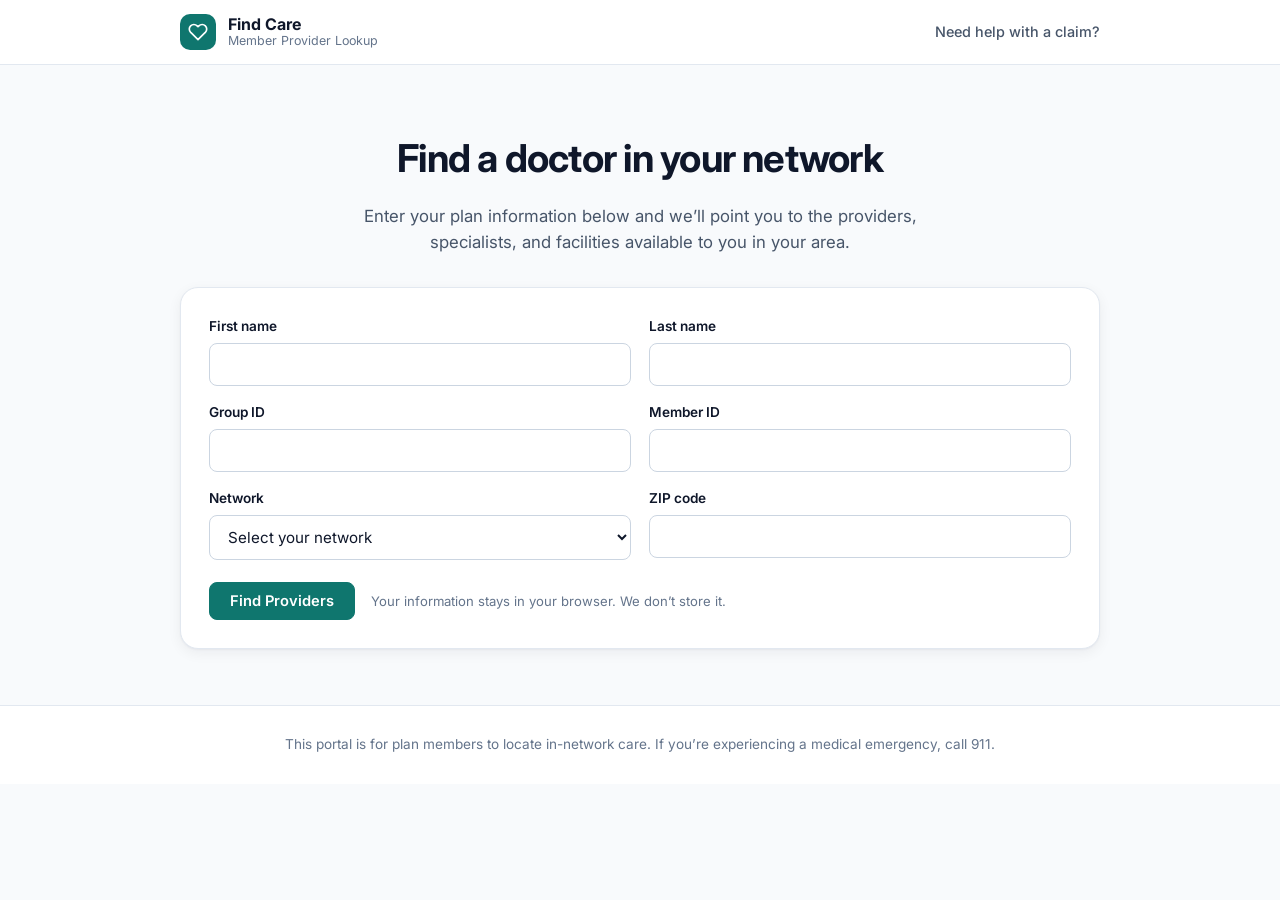
<file: index.html>
<!DOCTYPE html>
<html lang="en">
<head>
    <meta charset="UTF-8">
    <meta name="viewport" content="width=device-width, initial-scale=1.0">
    <title>Find Care | Member Provider Lookup</title>
    <meta name="description" content="Member provider lookup. Enter your plan information to find in-network doctors, specialists, and facilities in your area.">
    <meta name="robots" content="noindex, nofollow">

    <link rel="preconnect" href="https://fonts.googleapis.com">
    <link rel="preconnect" href="https://fonts.gstatic.com" crossorigin>
    <link href="https://fonts.googleapis.com/css2?family=Inter:wght@400;500;600;700&display=swap" rel="stylesheet">
    <link rel="stylesheet" href="find-care.css">
</head>
<body>

    <header class="fc-header">
        <div class="fc-container fc-header-inner">
            <div class="fc-brand">
                <div class="fc-brand-mark" aria-hidden="true">
                    <svg viewBox="0 0 24 24" fill="none" stroke="currentColor" stroke-width="2" stroke-linecap="round" stroke-linejoin="round">
                        <path d="M20.84 4.61a5.5 5.5 0 0 0-7.78 0L12 5.67l-1.06-1.06a5.5 5.5 0 0 0-7.78 7.78l1.06 1.06L12 21.23l7.78-7.78 1.06-1.06a5.5 5.5 0 0 0 0-7.78z"/>
                    </svg>
                </div>
                <div class="fc-brand-text">
                    <span class="fc-brand-name">Find Care</span>
                    <span class="fc-brand-sub">Member Provider Lookup</span>
                </div>
            </div>
            <a href="#rbp-issue" class="fc-header-link">Need help with a claim?</a>
        </div>
    </header>

    <main>
        <!-- Lookup intro + form -->
        <section class="fc-section fc-hero" id="lookup">
            <div class="fc-container">
                <div class="fc-hero-inner">
                    <h1>Find a doctor in your network</h1>
                    <p class="fc-hero-sub">Enter your plan information below and we&rsquo;ll point you to the providers, specialists, and facilities available to you in your area.</p>

                    <form id="lookup-form" class="fc-card fc-form" novalidate>
                        <div class="fc-form-grid">
                            <div class="fc-field">
                                <label for="firstName">First name</label>
                                <input type="text" id="firstName" name="firstName" autocomplete="given-name" required>
                            </div>
                            <div class="fc-field">
                                <label for="lastName">Last name</label>
                                <input type="text" id="lastName" name="lastName" autocomplete="family-name" required>
                            </div>
                            <div class="fc-field">
                                <label for="groupId">Group ID</label>
                                <input type="text" id="groupId" name="groupId" autocomplete="off" required>
                            </div>
                            <div class="fc-field">
                                <label for="memberId">Member ID</label>
                                <input type="text" id="memberId" name="memberId" autocomplete="off" required>
                            </div>
                            <div class="fc-field">
                                <label for="network">Network</label>
                                <select id="network" name="network" required>
                                    <option value="" disabled selected>Select your network</option>
                                    <option value="firsthealth">FirstHealth</option>
                                    <option value="healthsmart">HealthSmart</option>
                                    <option value="magnacare">MagnaCare</option>
                                    <option value="everpoint">Everpoint</option>
                                    <option value="prime">Prime</option>
                                    <option value="other">Other (type below)</option>
                                </select>
                            </div>
                            <div class="fc-field" id="otherNetworkField" hidden>
                                <label for="networkOther">Network name</label>
                                <input type="text" id="networkOther" name="networkOther" placeholder="Enter your network">
                            </div>
                            <div class="fc-field">
                                <label for="zip">ZIP code</label>
                                <input type="text" id="zip" name="zip" inputmode="numeric" pattern="\d{5}" maxlength="5" autocomplete="postal-code" required>
                            </div>
                        </div>
                        <div class="fc-form-actions">
                            <button type="submit" class="fc-btn fc-btn-primary">Find Providers</button>
                            <p class="fc-form-note">Your information stays in your browser. We don&rsquo;t store it.</p>
                        </div>
                    </form>
                </div>
            </div>
        </section>

        <!-- Results -->
        <section class="fc-section fc-results" id="results" hidden>
            <div class="fc-container">
                <div class="fc-results-head">
                    <h2>Your provider search</h2>
                    <button type="button" class="fc-link" id="editInfoBtn">Edit information</button>
                </div>

                <div class="fc-card fc-summary">
                    <div class="fc-summary-grid">
                        <div><span>Member</span><strong id="sumName">&mdash;</strong></div>
                        <div><span>Network</span><strong id="sumNetwork">&mdash;</strong></div>
                        <div><span>Group / Member ID</span><strong id="sumIds">&mdash;</strong></div>
                        <div>
                            <span>ZIP</span>
                            <strong>
                                <span id="sumZip">&mdash;</span>
                                <button type="button" class="fc-copy" id="copyZip" title="Copy ZIP">Copy</button>
                            </strong>
                        </div>
                    </div>
                </div>

                <div class="fc-card fc-directory">
                    <div class="fc-directory-head">
                        <h3 id="directoryHeading">Search providers</h3>
                        <p id="directoryNote">Open your network&rsquo;s official provider directory below. Most directories ask for your ZIP &mdash; tap <em>Copy</em> above and paste it in.</p>
                    </div>
                    <div class="fc-directory-actions">
                        <a id="primaryDirectoryLink" class="fc-btn fc-btn-primary fc-btn-lg" href="#" target="_blank" rel="noopener noreferrer">Open Directory</a>
                    </div>
                    <div class="fc-specialty-grid">
                        <button type="button" class="fc-specialty" data-specialty="primary care">
                            <svg viewBox="0 0 24 24" fill="none" stroke="currentColor" stroke-width="1.6" stroke-linecap="round" stroke-linejoin="round"><circle cx="12" cy="8" r="4"/><path d="M4 21v-1a6 6 0 0 1 6-6h4a6 6 0 0 1 6 6v1"/></svg>
                            <span>Primary Care</span>
                        </button>
                        <button type="button" class="fc-specialty" data-specialty="specialist">
                            <svg viewBox="0 0 24 24" fill="none" stroke="currentColor" stroke-width="1.6" stroke-linecap="round" stroke-linejoin="round"><path d="M9 2v6.5a3 3 0 0 1-6 0V6"/><path d="M15 2v6.5a3 3 0 0 0 6 0V6"/><path d="M12 22v-7a3 3 0 0 0-3-3"/></svg>
                            <span>Specialist</span>
                        </button>
                        <button type="button" class="fc-specialty" data-specialty="urgent care">
                            <svg viewBox="0 0 24 24" fill="none" stroke="currentColor" stroke-width="1.6" stroke-linecap="round" stroke-linejoin="round"><path d="M22 12h-4l-3 9L9 3l-3 9H2"/></svg>
                            <span>Urgent Care</span>
                        </button>
                        <button type="button" class="fc-specialty" data-specialty="hospital">
                            <svg viewBox="0 0 24 24" fill="none" stroke="currentColor" stroke-width="1.6" stroke-linecap="round" stroke-linejoin="round"><path d="M3 21V8l9-5 9 5v13"/><path d="M9 21V12h6v9"/><path d="M12 6v3M10.5 7.5h3"/></svg>
                            <span>Hospital</span>
                        </button>
                        <button type="button" class="fc-specialty" data-specialty="lab">
                            <svg viewBox="0 0 24 24" fill="none" stroke="currentColor" stroke-width="1.6" stroke-linecap="round" stroke-linejoin="round"><path d="M9 3v6l-5 9a2 2 0 0 0 1.7 3h12.6A2 2 0 0 0 20 18l-5-9V3"/><path d="M8 3h8"/></svg>
                            <span>Lab / Imaging</span>
                        </button>
                        <button type="button" class="fc-specialty" data-specialty="pharmacy">
                            <svg viewBox="0 0 24 24" fill="none" stroke="currentColor" stroke-width="1.6" stroke-linecap="round" stroke-linejoin="round"><rect x="3" y="3" width="18" height="18" rx="3"/><path d="M8 12h8M12 8v8"/></svg>
                            <span>Pharmacy</span>
                        </button>
                    </div>
                </div>

                <div class="fc-help-card" id="rbp-issue">
                    <div class="fc-help-icon" aria-hidden="true">
                        <svg viewBox="0 0 24 24" fill="none" stroke="currentColor" stroke-width="1.8" stroke-linecap="round" stroke-linejoin="round"><circle cx="12" cy="12" r="10"/><path d="M12 8v4M12 16h.01"/></svg>
                    </div>
                    <div class="fc-help-text">
                        <h3>Trouble finding a provider in your area?</h3>
                        <p>If your plan uses Reference-Based Pricing (RBP) or you can&rsquo;t find an in-network provider near you, tell us what you need and we&rsquo;ll help.</p>
                        <button type="button" class="fc-btn fc-btn-secondary" id="openIssueBtn">Get help</button>
                    </div>
                </div>
            </div>
        </section>

        <!-- RBP / issue submission -->
        <section class="fc-section fc-issue" id="issue" hidden>
            <div class="fc-container fc-container-narrow">
                <h2>Tell us what you need</h2>
                <p class="fc-issue-sub">Share the details below and attach any relevant documents (denial letter, EOB, doctor&rsquo;s referral, etc.). Someone will respond as soon as possible.</p>

                <form id="issue-form" class="fc-card fc-form" enctype="multipart/form-data" novalidate>
                    <div class="fc-form-grid">
                        <div class="fc-field">
                            <label for="issueName">Full name</label>
                            <input type="text" id="issueName" name="name" required>
                        </div>
                        <div class="fc-field">
                            <label for="issueEmail">Email</label>
                            <input type="email" id="issueEmail" name="email" required>
                        </div>
                        <div class="fc-field">
                            <label for="issuePhone">Phone</label>
                            <input type="tel" id="issuePhone" name="phone" autocomplete="tel">
                        </div>
                        <div class="fc-field">
                            <label for="issueMemberId">Member ID</label>
                            <input type="text" id="issueMemberId" name="memberId">
                        </div>
                        <div class="fc-field">
                            <label for="issueGroupId">Group ID</label>
                            <input type="text" id="issueGroupId" name="groupId">
                        </div>
                        <div class="fc-field">
                            <label for="issueNetwork">Network</label>
                            <input type="text" id="issueNetwork" name="network">
                        </div>
                        <div class="fc-field">
                            <label for="issueZip">ZIP code</label>
                            <input type="text" id="issueZip" name="zip" inputmode="numeric" pattern="\d{5}" maxlength="5">
                        </div>
                        <div class="fc-field">
                            <label for="issueType">Type of issue</label>
                            <select id="issueType" name="issueType" required>
                                <option value="" disabled selected>Select an option</option>
                                <option value="No in-network provider in my area">No in-network provider in my area</option>
                                <option value="RBP claim / balance bill">RBP claim / balance bill</option>
                                <option value="Provider refusing my plan">Provider refusing my plan</option>
                                <option value="Need a specialist referral">Need a specialist referral</option>
                                <option value="Other">Other</option>
                            </select>
                        </div>
                        <div class="fc-field fc-field-full">
                            <label for="issueMessage">Describe the issue</label>
                            <textarea id="issueMessage" name="message" rows="6" required></textarea>
                        </div>
                        <div class="fc-field fc-field-full">
                            <label for="issueAttachments">Attach files (optional)</label>
                            <input type="file" id="issueAttachments" name="attachments" multiple accept=".pdf,.png,.jpg,.jpeg,.heic,.doc,.docx,.txt">
                            <span class="fc-field-hint">PDFs, images, or documents. Up to a few MB total.</span>
                        </div>
                    </div>
                    <div class="fc-form-actions">
                        <button type="submit" class="fc-btn fc-btn-primary">Submit Request</button>
                        <button type="button" class="fc-btn fc-btn-ghost" id="cancelIssueBtn">Cancel</button>
                    </div>
                </form>
            </div>
        </section>
    </main>

    <footer class="fc-footer">
        <div class="fc-container">
            <p>This portal is for plan members to locate in-network care. If you&rsquo;re experiencing a medical emergency, call 911.</p>
        </div>
    </footer>

    <!-- Success modal -->
    <div class="fc-modal-overlay" id="successModal" hidden>
        <div class="fc-modal" role="dialog" aria-modal="true" aria-labelledby="successTitle">
            <div class="fc-modal-icon" aria-hidden="true">
                <svg viewBox="0 0 24 24" fill="none" stroke="currentColor" stroke-width="2" stroke-linecap="round" stroke-linejoin="round">
                    <path d="M22 11.08V12a10 10 0 1 1-5.93-9.14"/>
                    <path d="M22 4 12 14.01l-3-3"/>
                </svg>
            </div>
            <h3 id="successTitle">Request received</h3>
            <p>Your request has been sent. We&rsquo;ll follow up by email as soon as possible.</p>
            <button type="button" class="fc-btn fc-btn-primary" id="closeSuccessBtn">Got it</button>
        </div>
    </div>

    <script src="find-care.js"></script>
</body>
</html>
</file>
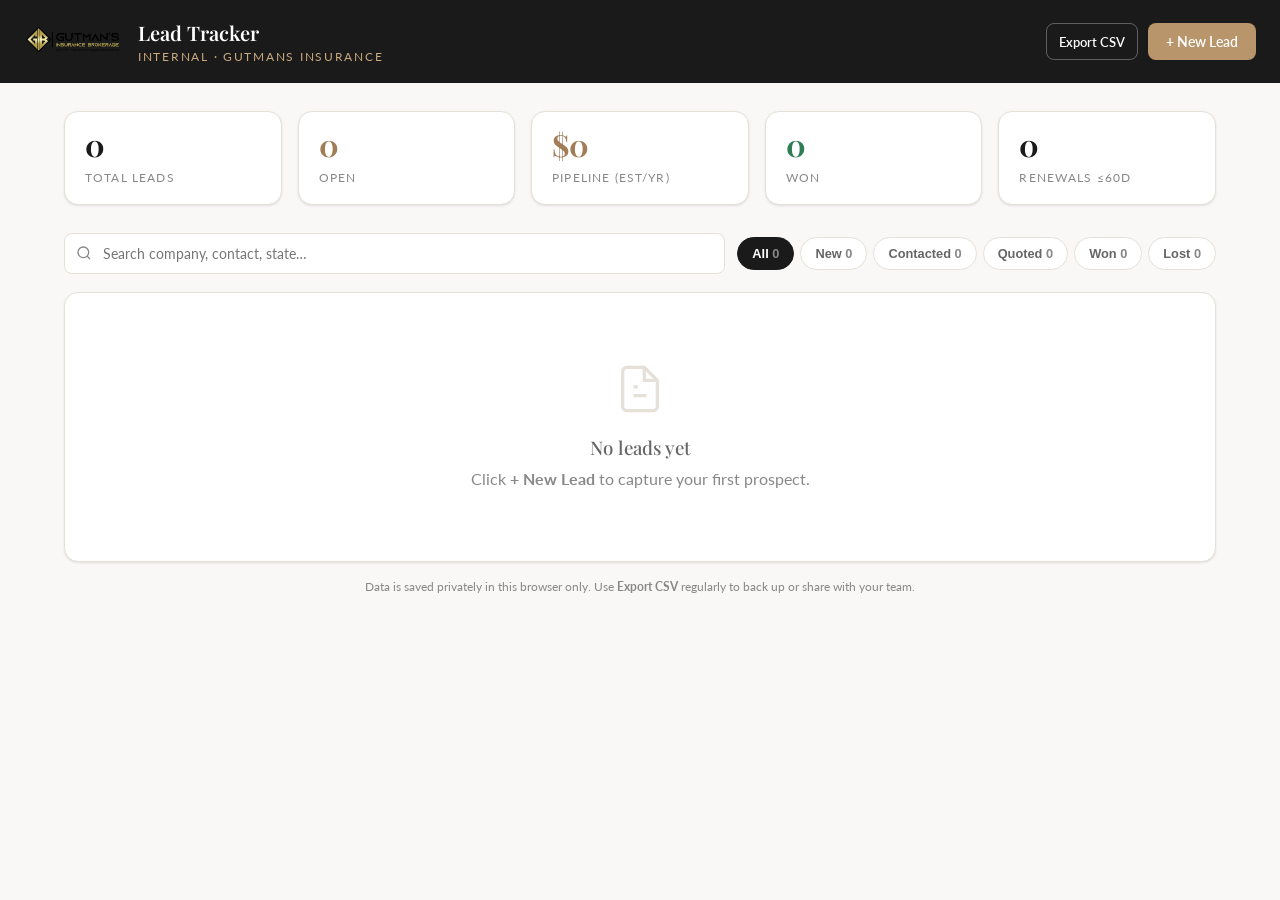
<file: leads.html>
<!DOCTYPE html>
<html lang="en">
<head>
<meta charset="UTF-8">
<meta name="viewport" content="width=device-width, initial-scale=1.0">
<meta name="robots" content="noindex, nofollow">
<title>Lead Tracker — Gutmans Insurance (Internal)</title>
<link rel="icon" type="image/png" href="logo.png">
<link rel="manifest" href="leads.webmanifest">
<link rel="apple-touch-icon" href="icon-192.png">
<meta name="theme-color" content="#1a1a1a">
<link rel="preconnect" href="https://fonts.googleapis.com">
<link rel="preconnect" href="https://fonts.gstatic.com" crossorigin>
<link href="https://fonts.googleapis.com/css2?family=Playfair+Display:wght@400;500;600;700&family=Lato:wght@300;400;500;600;700&display=swap" rel="stylesheet">
<style>
  :root{
    --gold:#b8956a; --gold-light:#c9a97e; --gold-dark:#a07d56; --gold-bg:rgba(184,149,106,0.08);
    --cream:#f9f8f6; --cream-dark:#f0ede8; --dark:#1a1a1a; --dark-2:#2a2a2a;
    --text:#1a1a1a; --text-light:#666; --text-muted:#888; --border:#e5e0d8; --white:#fff;
    --radius:14px; --radius-sm:8px; --shadow:0 1px 3px rgba(0,0,0,.08),0 1px 2px -1px rgba(0,0,0,.08);
    --shadow-hover:0 10px 25px rgba(0,0,0,.08),0 4px 10px rgba(0,0,0,.04);
    --green:#2f7d55; --green-bg:rgba(47,125,85,.1);
    --red:#b23b3b; --red-bg:rgba(178,59,59,.1);
    --blue:#3a6ea5; --blue-bg:rgba(58,110,165,.1);
    --amber:#b8862a; --amber-bg:rgba(184,134,42,.12);
  }
  *{box-sizing:border-box;margin:0;padding:0}
  body{font-family:'Lato',sans-serif;background:var(--cream);color:var(--text);line-height:1.5;-webkit-font-smoothing:antialiased}
  h1,h2,h3{font-family:'Playfair Display',serif;font-weight:600;line-height:1.2}
  a{color:var(--gold-dark);text-decoration:none}

  /* Header */
  header{background:var(--dark);color:var(--white);padding:18px 24px;display:flex;align-items:center;justify-content:space-between;flex-wrap:wrap;gap:12px}
  .brand{display:flex;align-items:center;gap:14px}
  .brand img{height:40px;width:auto}
  .brand .title{font-family:'Playfair Display',serif;font-size:1.25rem;font-weight:600}
  .brand .sub{font-size:.72rem;letter-spacing:.15em;text-transform:uppercase;color:var(--gold-light)}
  .header-actions{display:flex;gap:10px;flex-wrap:wrap}

  .wrap{max-width:1200px;margin:0 auto;padding:28px 24px 80px}

  /* Buttons */
  .btn{font-family:'Lato',sans-serif;font-size:.9rem;font-weight:600;border:none;border-radius:var(--radius-sm);padding:10px 18px;cursor:pointer;transition:.2s;display:inline-flex;align-items:center;gap:7px;white-space:nowrap}
  .btn-gold{background:var(--gold);color:#fff}
  .btn-gold:hover{background:var(--gold-dark)}
  .btn-ghost{background:transparent;color:var(--white);border:1px solid rgba(255,255,255,.3)}
  .btn-ghost:hover{background:rgba(255,255,255,.1)}
  .btn-outline{background:#fff;color:var(--text);border:1px solid var(--border)}
  .btn-outline:hover{border-color:var(--gold);color:var(--gold-dark)}
  .btn-sm{padding:6px 12px;font-size:.8rem}
  .btn-danger{background:transparent;color:var(--red);border:1px solid transparent}
  .btn-danger:hover{background:var(--red-bg)}

  /* Stats */
  .stats{display:grid;grid-template-columns:repeat(auto-fit,minmax(150px,1fr));gap:16px;margin-bottom:28px}
  .stat{background:#fff;border:1px solid var(--border);border-radius:var(--radius);padding:18px 20px;box-shadow:var(--shadow)}
  .stat .num{font-family:'Playfair Display',serif;font-size:1.9rem;font-weight:700;color:var(--dark);line-height:1}
  .stat .lbl{font-size:.72rem;letter-spacing:.1em;text-transform:uppercase;color:var(--text-muted);margin-top:8px}
  .stat.accent .num{color:var(--gold-dark)}
  .stat.green .num{color:var(--green)}

  /* Toolbar */
  .toolbar{display:flex;gap:12px;align-items:center;flex-wrap:wrap;margin-bottom:18px}
  .search{flex:1;min-width:200px;position:relative}
  .search input{width:100%;padding:11px 14px 11px 38px;border:1px solid var(--border);border-radius:var(--radius-sm);font-size:.9rem;font-family:inherit;background:#fff}
  .search svg{position:absolute;left:12px;top:50%;transform:translateY(-50%);color:var(--text-muted)}
  .search input:focus{outline:none;border-color:var(--gold)}
  .filters{display:flex;gap:6px;flex-wrap:wrap}
  .chip{font-size:.8rem;font-weight:600;padding:8px 14px;border-radius:20px;border:1px solid var(--border);background:#fff;cursor:pointer;transition:.2s;color:var(--text-light)}
  .chip:hover{border-color:var(--gold)}
  .chip.active{background:var(--dark);color:#fff;border-color:var(--dark)}

  /* Table */
  .card{background:#fff;border:1px solid var(--border);border-radius:var(--radius);box-shadow:var(--shadow);overflow:hidden}
  .table-scroll{overflow-x:auto}
  table{width:100%;border-collapse:collapse;min-width:820px}
  th{text-align:left;font-size:.7rem;letter-spacing:.08em;text-transform:uppercase;color:var(--text-muted);font-weight:700;padding:14px 16px;border-bottom:1px solid var(--border);background:var(--cream);white-space:nowrap}
  td{padding:14px 16px;border-bottom:1px solid var(--border-light,#ede9e3);font-size:.9rem;vertical-align:top}
  tr:last-child td{border-bottom:none}
  tr.row:hover{background:var(--gold-bg)}
  .company{font-weight:600;color:var(--dark)}
  .contact-sub{font-size:.8rem;color:var(--text-light);margin-top:2px}
  .muted{color:var(--text-muted)}

  /* Status badge */
  .badge{display:inline-block;font-size:.72rem;font-weight:700;padding:4px 10px;border-radius:20px;letter-spacing:.03em;white-space:nowrap}
  .s-new{background:var(--blue-bg);color:var(--blue)}
  .s-contacted{background:var(--amber-bg);color:var(--amber)}
  .s-quoted{background:var(--gold-bg);color:var(--gold-dark)}
  .s-won{background:var(--green-bg);color:var(--green)}
  .s-lost{background:var(--red-bg);color:var(--red)}

  .renewal-flag{display:inline-flex;align-items:center;gap:4px;font-size:.72rem;font-weight:700;color:var(--red);margin-top:4px}

  .row-actions{display:flex;gap:4px;justify-content:flex-end}
  .icon-btn{background:none;border:none;cursor:pointer;padding:6px;border-radius:6px;color:var(--text-muted);transition:.2s;display:inline-flex}
  .icon-btn:hover{background:var(--cream-dark);color:var(--gold-dark)}
  .icon-btn.del:hover{color:var(--red)}

  .empty{text-align:center;padding:70px 24px;color:var(--text-muted)}
  .empty svg{color:var(--border);margin-bottom:16px}
  .empty h3{color:var(--text-light);margin-bottom:8px;font-weight:500}

  /* Modal */
  .overlay{position:fixed;inset:0;background:rgba(26,26,26,.55);display:none;align-items:flex-start;justify-content:center;padding:40px 16px;z-index:100;overflow-y:auto;backdrop-filter:blur(2px)}
  .overlay.open{display:flex}
  .modal{background:#fff;border-radius:var(--radius);width:100%;max-width:620px;box-shadow:var(--shadow-hover);animation:pop .2s ease}
  @keyframes pop{from{transform:translateY(10px);opacity:0}to{transform:translateY(0);opacity:1}}
  .modal-head{padding:22px 26px;border-bottom:1px solid var(--border);display:flex;justify-content:space-between;align-items:center}
  .modal-head h2{font-size:1.35rem}
  .modal-body{padding:24px 26px}
  .grid2{display:grid;grid-template-columns:1fr 1fr;gap:16px}
  .field{margin-bottom:16px}
  .field.full{grid-column:1/-1}
  label{display:block;font-size:.78rem;font-weight:700;color:var(--text-light);margin-bottom:6px;letter-spacing:.02em}
  input,select,textarea{width:100%;padding:10px 12px;border:1px solid var(--border);border-radius:var(--radius-sm);font-size:.9rem;font-family:inherit;background:#fff;color:var(--text)}
  input:focus,select:focus,textarea:focus{outline:none;border-color:var(--gold);box-shadow:0 0 0 3px var(--gold-bg)}
  textarea{resize:vertical;min-height:70px}
  .checks{display:flex;flex-wrap:wrap;gap:8px}
  .check{display:flex;align-items:center;gap:6px;font-size:.85rem;padding:7px 12px;border:1px solid var(--border);border-radius:20px;cursor:pointer;user-select:none}
  .check input{width:auto}
  .check.on{background:var(--gold-bg);border-color:var(--gold)}
  .est{background:var(--cream);border:1px dashed var(--gold-light);border-radius:var(--radius-sm);padding:12px 14px;font-size:.85rem;color:var(--text-light);margin-top:4px}
  .est b{font-family:'Playfair Display',serif;color:var(--gold-dark);font-size:1.1rem}
  .modal-foot{padding:18px 26px;border-top:1px solid var(--border);display:flex;justify-content:space-between;gap:12px;align-items:center}

  .hint{font-size:.78rem;color:var(--text-muted);margin-top:16px;text-align:center}
  @media(max-width:600px){.grid2{grid-template-columns:1fr}.brand .sub{display:none}}
</style>
</head>
<body>
<header>
  <div class="brand">
    <img src="logo.png" alt="Gutmans Insurance">
    <div>
      <div class="title">Lead Tracker</div>
      <div class="sub">Internal &middot; Gutmans Insurance</div>
    </div>
  </div>
  <div class="header-actions">
    <button class="btn btn-ghost btn-sm" onclick="exportCSV()">Export CSV</button>
    <button class="btn btn-gold" onclick="openModal()">+ New Lead</button>
  </div>
</header>

<div class="wrap">
  <div class="stats" id="stats"></div>

  <div class="toolbar">
    <div class="search">
      <svg width="16" height="16" viewBox="0 0 24 24" fill="none" stroke="currentColor" stroke-width="2"><circle cx="11" cy="11" r="8"/><path d="m21 21-4.3-4.3"/></svg>
      <input id="search" type="text" placeholder="Search company, contact, state…" oninput="render()">
    </div>
    <div class="filters" id="filters"></div>
  </div>

  <div class="card">
    <div class="table-scroll">
      <table id="table">
        <thead>
          <tr>
            <th>Company / Contact</th>
            <th>State</th>
            <th>Group</th>
            <th>Coverage</th>
            <th>Est. Annual</th>
            <th>Renewal</th>
            <th>Status</th>
            <th></th>
          </tr>
        </thead>
        <tbody id="tbody"></tbody>
      </table>
    </div>
    <div class="empty" id="empty" style="display:none">
      <svg width="52" height="52" viewBox="0 0 24 24" fill="none" stroke="currentColor" stroke-width="1.5"><path d="M14 2H6a2 2 0 0 0-2 2v16a2 2 0 0 0 2 2h12a2 2 0 0 0 2-2V8z"/><path d="M14 2v6h6"/><path d="M9 15h6M9 11h2"/></svg>
      <h3 id="empty-title">No leads yet</h3>
      <p>Click <b>+ New Lead</b> to capture your first prospect.</p>
    </div>
  </div>
  <p class="hint">Data is saved privately in this browser only. Use <b>Export CSV</b> regularly to back up or share with your team.</p>
</div>

<!-- Modal -->
<div class="overlay" id="overlay">
  <div class="modal">
    <div class="modal-head">
      <h2 id="modal-title">New Lead</h2>
      <button class="icon-btn" onclick="closeModal()"><svg width="22" height="22" viewBox="0 0 24 24" fill="none" stroke="currentColor" stroke-width="2"><path d="M18 6 6 18M6 6l12 12"/></svg></button>
    </div>
    <div class="modal-body">
      <input type="hidden" id="f-id">
      <div class="grid2">
        <div class="field"><label>Company name *</label><input id="f-company" placeholder="Acme Corp"></div>
        <div class="field"><label>Contact name</label><input id="f-contact" placeholder="Jane Smith"></div>
        <div class="field"><label>Email</label><input id="f-email" type="email" placeholder="jane@acme.com"></div>
        <div class="field"><label>Phone</label><input id="f-phone" placeholder="(718) 555-0100"></div>
        <div class="field"><label>State</label><input id="f-state" placeholder="NY" maxlength="20"></div>
        <div class="field"><label># Employees (eligible)</label><input id="f-emp" type="number" min="0" placeholder="150" oninput="updateEst()"></div>
      </div>
      <div class="field full">
        <label>Coverage interested in</label>
        <div class="checks" id="coverage"></div>
      </div>
      <div class="grid2">
        <div class="field"><label>Current carrier</label><input id="f-carrier" placeholder="e.g. Aetna"></div>
        <div class="field"><label>Renewal date</label><input id="f-renewal" type="date"></div>
        <div class="field"><label>Funding type</label>
          <select id="f-funding">
            <option value="">—</option>
            <option>Fully insured</option>
            <option>Level funded</option>
            <option>Self-insured</option>
            <option>ICHRA</option>
          </select>
        </div>
        <div class="field"><label>Status</label>
          <select id="f-status">
            <option value="new">New</option>
            <option value="contacted">Contacted</option>
            <option value="quoted">Quoted</option>
            <option value="won">Won</option>
            <option value="lost">Lost</option>
          </select>
        </div>
      </div>
      <div class="field full"><label>Notes</label><textarea id="f-notes" placeholder="Anything worth remembering…"></textarea></div>
      <div class="est full" id="est-box">Enter employee count for a rough annual premium estimate.</div>
    </div>
    <div class="modal-foot">
      <button class="btn btn-danger btn-sm" id="del-btn" onclick="deleteCurrent()" style="visibility:hidden">Delete</button>
      <div style="display:flex;gap:10px;margin-left:auto">
        <button class="btn btn-outline" onclick="closeModal()">Cancel</button>
        <button class="btn btn-gold" onclick="saveLead()">Save Lead</button>
      </div>
    </div>
  </div>
</div>

<script>
const KEY='gutmans_leads_v1';
const COVERAGE=['Medical','Dental','Vision','Life','Disability','ICHRA','Other'];
const STATUSES=[
  {k:'new',label:'New'},{k:'contacted',label:'Contacted'},
  {k:'quoted',label:'Quoted'},{k:'won',label:'Won'},{k:'lost',label:'Lost'}
];
// Rough average annual medical premium per employee (single) for a ballpark only.
const AVG_ANNUAL_PER_EMP=8400;

let leads=load();
let activeFilter='all';

function load(){try{return JSON.parse(localStorage.getItem(KEY))||[]}catch(e){return[]}}
function save(){localStorage.setItem(KEY,JSON.stringify(leads))}
function uid(){return 'l'+Date.now().toString(36)+Math.random().toString(36).slice(2,6)}
function esc(s){return(s==null?'':String(s)).replace(/[&<>"']/g,c=>({'&':'&amp;','<':'&lt;','>':'&gt;','"':'&quot;',"'":'&#39;'}[c]))}
function estAnnual(emp){const n=parseInt(emp,10);return n>0?n*AVG_ANNUAL_PER_EMP:0}
function money(n){return '$'+Math.round(n).toLocaleString('en-US')}

function daysUntil(dateStr){
  if(!dateStr)return null;
  const d=new Date(dateStr+'T00:00:00');const now=new Date();now.setHours(0,0,0,0);
  return Math.round((d-now)/86400000);
}

/* ---------- Render ---------- */
function renderFilters(){
  const counts={all:leads.length};
  STATUSES.forEach(s=>counts[s.k]=leads.filter(l=>l.status===s.k).length);
  const items=[{k:'all',label:'All'},...STATUSES];
  document.getElementById('filters').innerHTML=items.map(i=>
    `<button class="chip ${activeFilter===i.k?'active':''}" onclick="setFilter('${i.k}')">${i.label} <span class="muted">${counts[i.k]||0}</span></button>`
  ).join('');
}
function setFilter(k){activeFilter=k;render()}

function renderStats(){
  const open=leads.filter(l=>['new','contacted','quoted'].includes(l.status));
  const won=leads.filter(l=>l.status==='won');
  const pipeline=open.reduce((s,l)=>s+estAnnual(l.emp),0);
  const wonVal=won.reduce((s,l)=>s+estAnnual(l.emp),0);
  const renewSoon=leads.filter(l=>{const d=daysUntil(l.renewal);return d!=null&&d>=0&&d<=60&&l.status!=='won'&&l.status!=='lost'}).length;
  const s=[
    {num:leads.length,lbl:'Total Leads'},
    {num:open.length,lbl:'Open',cls:'accent'},
    {num:money(pipeline),lbl:'Pipeline (est/yr)',cls:'accent'},
    {num:won.length,lbl:'Won',cls:'green'},
    {num:renewSoon,lbl:'Renewals ≤60d'}
  ];
  document.getElementById('stats').innerHTML=s.map(x=>
    `<div class="stat ${x.cls||''}"><div class="num">${x.num}</div><div class="lbl">${x.lbl}</div></div>`
  ).join('');
}

function render(){
  renderStats();renderFilters();
  const q=document.getElementById('search').value.trim().toLowerCase();
  let rows=leads.slice().sort((a,b)=>(b.created||0)-(a.created||0));
  if(activeFilter!=='all')rows=rows.filter(l=>l.status===activeFilter);
  if(q)rows=rows.filter(l=>[l.company,l.contact,l.state,l.carrier,l.notes,l.email].join(' ').toLowerCase().includes(q));

  const tbody=document.getElementById('tbody');
  const empty=document.getElementById('empty');
  const table=document.getElementById('table');
  if(rows.length===0){
    table.style.display='none';empty.style.display='block';
    document.getElementById('empty-title').textContent=leads.length?'No matching leads':'No leads yet';
    empty.querySelector('p').style.display=leads.length?'none':'block';
    return;
  }
  table.style.display='';empty.style.display='none';
  tbody.innerHTML=rows.map(l=>{
    const st=STATUSES.find(s=>s.k===l.status)||STATUSES[0];
    const cov=(l.coverage||[]).length?(l.coverage||[]).map(esc).join(', '):'<span class="muted">—</span>';
    const est=estAnnual(l.emp);
    const d=daysUntil(l.renewal);
    let renewCell='<span class="muted">—</span>';
    if(l.renewal){
      const flag=(d!=null&&d>=0&&d<=60&&l.status!=='won'&&l.status!=='lost')
        ?`<div class="renewal-flag">● ${d===0?'today':d+'d'}</div>`:'';
      renewCell=`${esc(l.renewal)}${flag}`;
    }
    return `<tr class="row">
      <td><div class="company">${esc(l.company)}</div>
        ${l.contact?`<div class="contact-sub">${esc(l.contact)}</div>`:''}
        ${l.email?`<div class="contact-sub"><a href="mailto:${esc(l.email)}">${esc(l.email)}</a></div>`:''}
        ${l.phone?`<div class="contact-sub muted">${esc(l.phone)}</div>`:''}
      </td>
      <td>${esc(l.state)||'<span class="muted">—</span>'}</td>
      <td>${l.emp?esc(l.emp):'<span class="muted">—</span>'}</td>
      <td style="max-width:170px">${cov}</td>
      <td>${est?money(est):'<span class="muted">—</span>'}</td>
      <td>${renewCell}</td>
      <td><span class="badge s-${l.status}">${st.label}</span></td>
      <td><div class="row-actions">
        <button class="icon-btn" title="Edit" onclick="openModal('${l.id}')"><svg width="16" height="16" viewBox="0 0 24 24" fill="none" stroke="currentColor" stroke-width="2"><path d="M12 20h9"/><path d="M16.5 3.5a2.1 2.1 0 0 1 3 3L7 19l-4 1 1-4Z"/></svg></button>
        <button class="icon-btn del" title="Delete" onclick="quickDelete('${l.id}')"><svg width="16" height="16" viewBox="0 0 24 24" fill="none" stroke="currentColor" stroke-width="2"><path d="M3 6h18M8 6V4a2 2 0 0 1 2-2h4a2 2 0 0 1 2 2v2m3 0v14a2 2 0 0 1-2 2H7a2 2 0 0 1-2-2V6"/></svg></button>
      </div></td>
    </tr>`;
  }).join('');
}

/* ---------- Modal ---------- */
function renderCoverage(sel){
  sel=sel||[];
  document.getElementById('coverage').innerHTML=COVERAGE.map(c=>{
    const on=sel.includes(c);
    return `<label class="check ${on?'on':''}"><input type="checkbox" value="${c}" ${on?'checked':''} onchange="this.closest('.check').classList.toggle('on',this.checked)">${c}</label>`;
  }).join('');
}
function getCoverage(){return[...document.querySelectorAll('#coverage input:checked')].map(i=>i.value)}

function updateEst(){
  const est=estAnnual(document.getElementById('f-emp').value);
  const box=document.getElementById('est-box');
  if(est){
    box.innerHTML=`Ballpark annual medical premium: <b>${money(est)}</b> <span class="muted">(≈ ${money(est/12)}/mo, based on ~${money(AVG_ANNUAL_PER_EMP)}/employee — rough guide only)</span>`;
  }else{
    box.textContent='Enter employee count for a rough annual premium estimate.';
  }
}

let editingId=null;
function openModal(id){
  editingId=id||null;
  const l=id?leads.find(x=>x.id===id):null;
  document.getElementById('modal-title').textContent=l?'Edit Lead':'New Lead';
  document.getElementById('f-id').value=l?l.id:'';
  document.getElementById('f-company').value=l?l.company||'':'';
  document.getElementById('f-contact').value=l?l.contact||'':'';
  document.getElementById('f-email').value=l?l.email||'':'';
  document.getElementById('f-phone').value=l?l.phone||'':'';
  document.getElementById('f-state').value=l?l.state||'':'';
  document.getElementById('f-emp').value=l?l.emp||'':'';
  document.getElementById('f-carrier').value=l?l.carrier||'':'';
  document.getElementById('f-renewal').value=l?l.renewal||'':'';
  document.getElementById('f-funding').value=l?l.funding||'':'';
  document.getElementById('f-status').value=l?l.status||'new':'new';
  document.getElementById('f-notes').value=l?l.notes||'':'';
  renderCoverage(l?l.coverage:[]);
  updateEst();
  document.getElementById('del-btn').style.visibility=l?'visible':'hidden';
  document.getElementById('overlay').classList.add('open');
  setTimeout(()=>document.getElementById('f-company').focus(),50);
}
function closeModal(){document.getElementById('overlay').classList.remove('open');editingId=null}

function saveLead(){
  const company=document.getElementById('f-company').value.trim();
  if(!company){alert('Company name is required.');document.getElementById('f-company').focus();return}
  const data={
    company,
    contact:document.getElementById('f-contact').value.trim(),
    email:document.getElementById('f-email').value.trim(),
    phone:document.getElementById('f-phone').value.trim(),
    state:document.getElementById('f-state').value.trim(),
    emp:document.getElementById('f-emp').value.trim(),
    carrier:document.getElementById('f-carrier').value.trim(),
    renewal:document.getElementById('f-renewal').value,
    funding:document.getElementById('f-funding').value,
    status:document.getElementById('f-status').value,
    notes:document.getElementById('f-notes').value.trim(),
    coverage:getCoverage()
  };
  if(editingId){
    const l=leads.find(x=>x.id===editingId);
    Object.assign(l,data);l.updated=Date.now();
  }else{
    data.id=uid();data.created=Date.now();data.updated=Date.now();
    leads.push(data);
  }
  save();render();closeModal();
}
function deleteCurrent(){
  if(!editingId)return;
  if(confirm('Delete this lead? This cannot be undone.')){
    leads=leads.filter(l=>l.id!==editingId);save();render();closeModal();
  }
}
function quickDelete(id){
  const l=leads.find(x=>x.id===id);
  if(confirm('Delete "'+(l?l.company:'this lead')+'"? This cannot be undone.')){
    leads=leads.filter(x=>x.id!==id);save();render();
  }
}

/* ---------- Export ---------- */
function exportCSV(){
  if(!leads.length){alert('No leads to export yet.');return}
  const cols=['company','contact','email','phone','state','emp','coverage','carrier','funding','renewal','status','notes'];
  const head=['Company','Contact','Email','Phone','State','Employees','Coverage','Current Carrier','Funding','Renewal','Status','Notes'];
  const q=v=>{v=(v==null?'':String(v));return '"'+v.replace(/"/g,'""')+'"'};
  const lines=[head.map(q).join(',')];
  leads.forEach(l=>{
    lines.push(cols.map(c=>q(c==='coverage'?(l.coverage||[]).join('; '):l[c])).join(','));
  });
  const blob=new Blob([lines.join('\r\n')],{type:'text/csv;charset=utf-8'});
  const url=URL.createObjectURL(blob);
  const a=document.createElement('a');
  a.href=url;a.download='gutmans-leads-'+new Date().toISOString().slice(0,10)+'.csv';
  document.body.appendChild(a);a.click();a.remove();URL.revokeObjectURL(url);
}

/* ---------- Keyboard ---------- */
document.addEventListener('keydown',e=>{
  if(e.key==='Escape')closeModal();
});
document.getElementById('overlay').addEventListener('click',e=>{
  if(e.target.id==='overlay')closeModal();
});

render();

// Register the service worker so the app installs and works offline.
if('serviceWorker' in navigator && location.protocol==='https:'){
  navigator.serviceWorker.register('leads-sw.js').catch(()=>{});
}
</script>
</body>
</html>
</file>
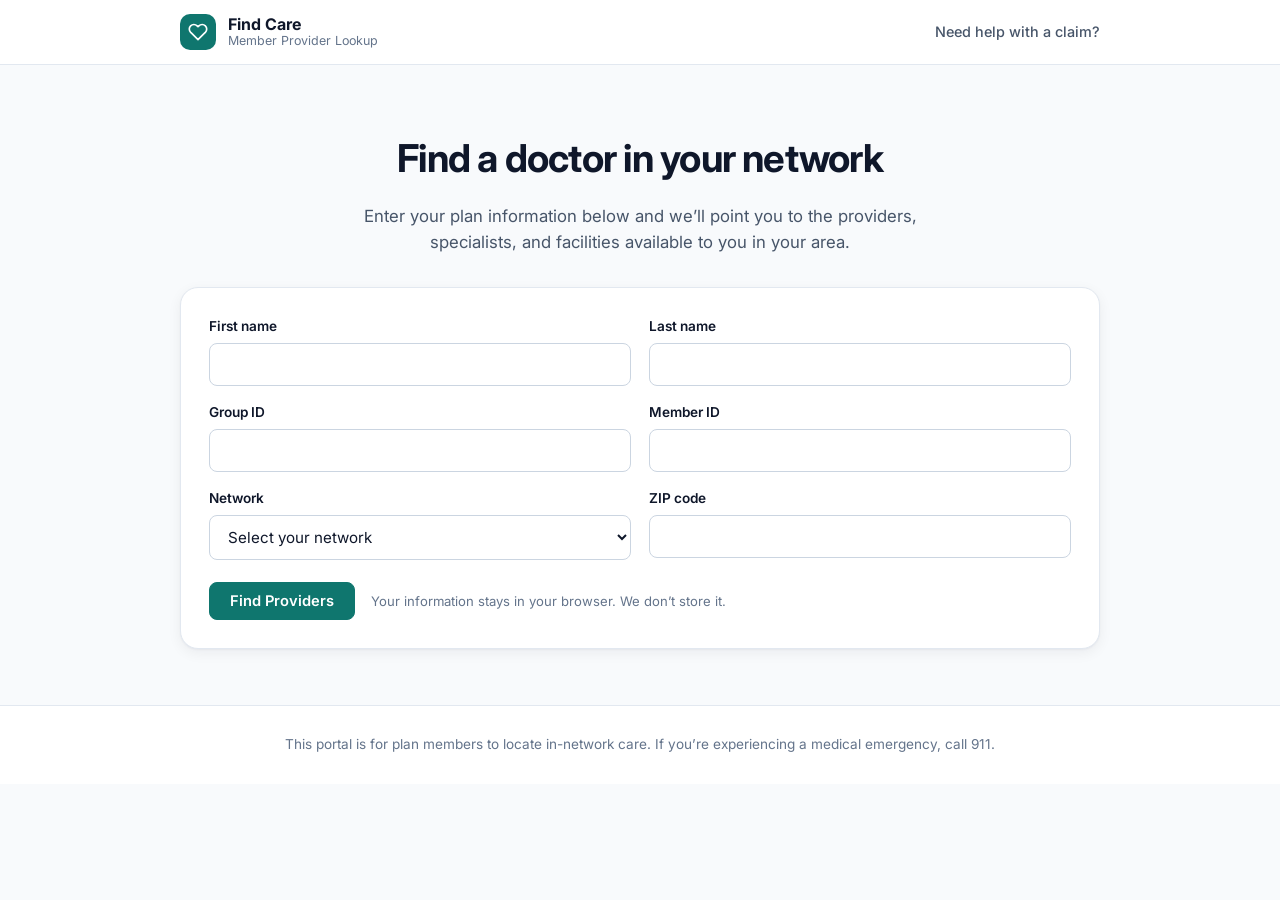
<file: preview.html>
<!DOCTYPE html>
<html lang="en">
<head>
    <meta charset="UTF-8">
    <meta name="viewport" content="width=device-width, initial-scale=1.0">
    <title>Find Care | Member Provider Lookup</title>
    <meta name="description" content="Member provider lookup. Enter your plan information to find in-network doctors, specialists, and facilities in your area.">
    <meta name="robots" content="noindex, nofollow">

    <link rel="preconnect" href="https://fonts.googleapis.com">
    <link rel="preconnect" href="https://fonts.gstatic.com" crossorigin>
    <link href="https://fonts.googleapis.com/css2?family=Inter:wght@400;500;600;700&display=swap" rel="stylesheet">
    <style>
/* Find Care — standalone, brand-neutral member portal */

*, *::before, *::after {
    margin: 0;
    padding: 0;
    box-sizing: border-box;
}

:root {
    --fc-primary: #0f766e;
    --fc-primary-dark: #115e59;
    --fc-primary-light: #ccfbf1;
    --fc-primary-bg: #f0fdfa;
    --fc-accent: #0ea5e9;
    --fc-text: #0f172a;
    --fc-text-muted: #475569;
    --fc-text-faint: #64748b;
    --fc-border: #e2e8f0;
    --fc-border-strong: #cbd5e1;
    --fc-bg: #f8fafc;
    --fc-card: #ffffff;
    --fc-danger: #b91c1c;
    --fc-radius: 12px;
    --fc-radius-sm: 8px;
    --fc-radius-lg: 18px;
    --fc-shadow-sm: 0 1px 2px rgba(15, 23, 42, 0.05);
    --fc-shadow: 0 4px 14px rgba(15, 23, 42, 0.06), 0 1px 2px rgba(15, 23, 42, 0.04);
    --fc-shadow-lg: 0 12px 32px rgba(15, 23, 42, 0.10);
    --fc-transition: 0.2s ease;
}

html { scroll-behavior: smooth; }

body {
    font-family: 'Inter', system-ui, -apple-system, Segoe UI, Roboto, sans-serif;
    color: var(--fc-text);
    background: var(--fc-bg);
    line-height: 1.55;
    -webkit-font-smoothing: antialiased;
}

[hidden] { display: none !important; }

/* Layout */
.fc-container {
    max-width: 960px;
    margin: 0 auto;
    padding: 0 20px;
}

.fc-container-narrow { max-width: 720px; }

.fc-section {
    padding: 56px 0;
}

/* Header */
.fc-header {
    background: var(--fc-card);
    border-bottom: 1px solid var(--fc-border);
    position: sticky;
    top: 0;
    z-index: 50;
}

.fc-header-inner {
    display: flex;
    align-items: center;
    justify-content: space-between;
    height: 64px;
}

.fc-brand { display: flex; align-items: center; gap: 12px; }

.fc-brand-mark {
    width: 36px;
    height: 36px;
    border-radius: 10px;
    background: var(--fc-primary);
    color: #fff;
    display: flex;
    align-items: center;
    justify-content: center;
}
.fc-brand-mark svg { width: 20px; height: 20px; }

.fc-brand-text { display: flex; flex-direction: column; line-height: 1.2; }
.fc-brand-name { font-weight: 700; font-size: 1rem; color: var(--fc-text); }
.fc-brand-sub { font-size: 0.78rem; color: var(--fc-text-faint); }

.fc-header-link {
    color: var(--fc-text-muted);
    text-decoration: none;
    font-size: 0.9rem;
    font-weight: 500;
    transition: color var(--fc-transition);
}
.fc-header-link:hover { color: var(--fc-primary); }

/* Hero */
.fc-hero { padding-top: 64px; }
.fc-hero-inner { text-align: center; }

.fc-hero h1 {
    font-size: clamp(1.75rem, 4vw, 2.4rem);
    font-weight: 700;
    letter-spacing: -0.02em;
    margin-bottom: 14px;
}

.fc-hero-sub {
    color: var(--fc-text-muted);
    font-size: 1.05rem;
    max-width: 580px;
    margin: 0 auto 32px;
}

/* Card */
.fc-card {
    background: var(--fc-card);
    border: 1px solid var(--fc-border);
    border-radius: var(--fc-radius-lg);
    box-shadow: var(--fc-shadow);
    padding: 28px;
    text-align: left;
}

/* Form */
.fc-form-grid {
    display: grid;
    grid-template-columns: repeat(2, 1fr);
    gap: 16px 18px;
}

.fc-field { display: flex; flex-direction: column; }
.fc-field-full { grid-column: 1 / -1; }

.fc-field label {
    font-size: 0.85rem;
    font-weight: 600;
    color: var(--fc-text);
    margin-bottom: 6px;
}

.fc-field input,
.fc-field select,
.fc-field textarea {
    width: 100%;
    padding: 11px 14px;
    border: 1px solid var(--fc-border-strong);
    border-radius: var(--fc-radius-sm);
    font-family: inherit;
    font-size: 0.95rem;
    color: var(--fc-text);
    background: #fff;
    transition: border-color var(--fc-transition), box-shadow var(--fc-transition);
}

.fc-field input:focus,
.fc-field select:focus,
.fc-field textarea:focus {
    outline: none;
    border-color: var(--fc-primary);
    box-shadow: 0 0 0 3px rgba(15, 118, 110, 0.15);
}

.fc-field textarea { resize: vertical; min-height: 120px; }

.fc-field input[type="file"] {
    padding: 8px;
    background: #fff;
    cursor: pointer;
}

.fc-field-hint {
    font-size: 0.78rem;
    color: var(--fc-text-faint);
    margin-top: 6px;
}

.fc-field-error input,
.fc-field-error select,
.fc-field-error textarea {
    border-color: var(--fc-danger);
    box-shadow: 0 0 0 3px rgba(185, 28, 28, 0.12);
}

.fc-form-actions {
    display: flex;
    align-items: center;
    gap: 16px;
    margin-top: 22px;
    flex-wrap: wrap;
}

.fc-form-note {
    color: var(--fc-text-faint);
    font-size: 0.82rem;
}

/* Buttons */
.fc-btn {
    display: inline-flex;
    align-items: center;
    justify-content: center;
    gap: 8px;
    padding: 11px 20px;
    border-radius: var(--fc-radius-sm);
    font-family: inherit;
    font-weight: 600;
    font-size: 0.92rem;
    border: 1px solid transparent;
    cursor: pointer;
    transition: var(--fc-transition);
    text-decoration: none;
    line-height: 1;
}

.fc-btn-primary {
    background: var(--fc-primary);
    color: #fff;
    border-color: var(--fc-primary);
}
.fc-btn-primary:hover {
    background: var(--fc-primary-dark);
    border-color: var(--fc-primary-dark);
}
.fc-btn-primary:disabled {
    opacity: 0.6;
    cursor: not-allowed;
}

.fc-btn-secondary {
    background: var(--fc-primary-bg);
    color: var(--fc-primary-dark);
    border-color: var(--fc-primary-light);
}
.fc-btn-secondary:hover {
    background: var(--fc-primary-light);
}

.fc-btn-ghost {
    background: transparent;
    color: var(--fc-text-muted);
    border-color: var(--fc-border-strong);
}
.fc-btn-ghost:hover {
    background: #f1f5f9;
    color: var(--fc-text);
}

.fc-btn-lg { padding: 14px 26px; font-size: 1rem; }

.fc-link {
    background: none;
    border: none;
    color: var(--fc-primary);
    font-family: inherit;
    font-size: 0.9rem;
    font-weight: 500;
    cursor: pointer;
    padding: 0;
}
.fc-link:hover { text-decoration: underline; }

/* Results */
.fc-results { background: var(--fc-bg); }

.fc-results-head {
    display: flex;
    align-items: center;
    justify-content: space-between;
    margin-bottom: 20px;
    flex-wrap: wrap;
    gap: 12px;
}
.fc-results-head h2 {
    font-size: 1.4rem;
    font-weight: 700;
    letter-spacing: -0.01em;
}

.fc-summary { padding: 22px 28px; margin-bottom: 18px; }

.fc-summary-grid {
    display: grid;
    grid-template-columns: repeat(4, 1fr);
    gap: 18px;
}

.fc-summary-grid > div {
    display: flex;
    flex-direction: column;
    gap: 4px;
    min-width: 0;
}
.fc-summary-grid span {
    font-size: 0.75rem;
    text-transform: uppercase;
    letter-spacing: 0.06em;
    color: var(--fc-text-faint);
    font-weight: 600;
}
.fc-summary-grid strong {
    font-size: 0.95rem;
    color: var(--fc-text);
    font-weight: 600;
    word-break: break-word;
    display: inline-flex;
    align-items: center;
    gap: 8px;
}

.fc-copy {
    background: var(--fc-primary-bg);
    color: var(--fc-primary-dark);
    border: 1px solid var(--fc-primary-light);
    padding: 3px 10px;
    border-radius: 999px;
    font-family: inherit;
    font-size: 0.72rem;
    font-weight: 600;
    cursor: pointer;
    transition: var(--fc-transition);
}
.fc-copy:hover { background: var(--fc-primary-light); }
.fc-copy.copied {
    background: var(--fc-primary);
    color: #fff;
    border-color: var(--fc-primary);
}

/* Directory card */
.fc-directory { padding: 28px; margin-bottom: 18px; }

.fc-directory-head { margin-bottom: 20px; }
.fc-directory-head h3 {
    font-size: 1.15rem;
    font-weight: 700;
    margin-bottom: 6px;
}
.fc-directory-head p {
    color: var(--fc-text-muted);
    font-size: 0.92rem;
}
.fc-directory-head em { font-style: normal; font-weight: 600; color: var(--fc-primary-dark); }

.fc-directory-actions { margin-bottom: 24px; }

.fc-specialty-grid {
    display: grid;
    grid-template-columns: repeat(3, 1fr);
    gap: 12px;
    border-top: 1px solid var(--fc-border);
    padding-top: 22px;
}

.fc-specialty {
    display: flex;
    align-items: center;
    gap: 12px;
    padding: 14px 16px;
    background: #fff;
    border: 1px solid var(--fc-border);
    border-radius: var(--fc-radius);
    font-family: inherit;
    font-size: 0.92rem;
    font-weight: 500;
    color: var(--fc-text);
    cursor: pointer;
    transition: var(--fc-transition);
    text-align: left;
}
.fc-specialty svg {
    width: 22px;
    height: 22px;
    color: var(--fc-primary);
    flex-shrink: 0;
}
.fc-specialty:hover {
    border-color: var(--fc-primary);
    background: var(--fc-primary-bg);
    transform: translateY(-1px);
}

/* Help / RBP banner */
.fc-help-card {
    display: flex;
    gap: 18px;
    align-items: flex-start;
    padding: 24px 28px;
    background: linear-gradient(180deg, #ffffff 0%, #f0fdfa 100%);
    border: 1px solid var(--fc-primary-light);
    border-radius: var(--fc-radius-lg);
}

.fc-help-icon {
    width: 44px;
    height: 44px;
    border-radius: 12px;
    background: var(--fc-primary-bg);
    color: var(--fc-primary);
    display: flex;
    align-items: center;
    justify-content: center;
    flex-shrink: 0;
}
.fc-help-icon svg { width: 22px; height: 22px; }

.fc-help-text h3 {
    font-size: 1.05rem;
    font-weight: 700;
    margin-bottom: 4px;
}
.fc-help-text p {
    color: var(--fc-text-muted);
    font-size: 0.92rem;
    margin-bottom: 14px;
}

/* Issue section */
.fc-issue { background: var(--fc-card); border-top: 1px solid var(--fc-border); }
.fc-issue h2 {
    font-size: 1.5rem;
    font-weight: 700;
    letter-spacing: -0.01em;
    margin-bottom: 8px;
}
.fc-issue-sub {
    color: var(--fc-text-muted);
    margin-bottom: 24px;
}

/* Footer */
.fc-footer {
    background: var(--fc-card);
    border-top: 1px solid var(--fc-border);
    padding: 28px 0;
    text-align: center;
    color: var(--fc-text-faint);
    font-size: 0.85rem;
}

/* Success modal */
.fc-modal-overlay {
    position: fixed;
    inset: 0;
    background: rgba(15, 23, 42, 0.55);
    backdrop-filter: blur(4px);
    display: flex;
    align-items: center;
    justify-content: center;
    z-index: 1000;
    padding: 20px;
}

.fc-modal {
    background: #fff;
    border-radius: var(--fc-radius-lg);
    padding: 36px 32px;
    max-width: 420px;
    width: 100%;
    text-align: center;
    box-shadow: var(--fc-shadow-lg);
}

.fc-modal-icon {
    width: 56px;
    height: 56px;
    border-radius: 50%;
    background: var(--fc-primary-bg);
    color: var(--fc-primary);
    display: flex;
    align-items: center;
    justify-content: center;
    margin: 0 auto 16px;
}
.fc-modal-icon svg { width: 28px; height: 28px; }

.fc-modal h3 { font-size: 1.25rem; font-weight: 700; margin-bottom: 8px; }
.fc-modal p { color: var(--fc-text-muted); margin-bottom: 20px; }

/* Responsive */
@media (max-width: 720px) {
    .fc-section { padding: 40px 0; }
    .fc-hero { padding-top: 40px; }
    .fc-form-grid { grid-template-columns: 1fr; }
    .fc-summary { padding: 18px; }
    .fc-summary-grid { grid-template-columns: repeat(2, 1fr); gap: 14px; }
    .fc-directory { padding: 22px; }
    .fc-specialty-grid { grid-template-columns: repeat(2, 1fr); }
    .fc-help-card { flex-direction: column; padding: 20px; }
    .fc-card { padding: 20px; }
    .fc-header-link { display: none; }
}

</style>
</head>
<body>

    <header class="fc-header">
        <div class="fc-container fc-header-inner">
            <div class="fc-brand">
                <div class="fc-brand-mark" aria-hidden="true">
                    <svg viewBox="0 0 24 24" fill="none" stroke="currentColor" stroke-width="2" stroke-linecap="round" stroke-linejoin="round">
                        <path d="M20.84 4.61a5.5 5.5 0 0 0-7.78 0L12 5.67l-1.06-1.06a5.5 5.5 0 0 0-7.78 7.78l1.06 1.06L12 21.23l7.78-7.78 1.06-1.06a5.5 5.5 0 0 0 0-7.78z"/>
                    </svg>
                </div>
                <div class="fc-brand-text">
                    <span class="fc-brand-name">Find Care</span>
                    <span class="fc-brand-sub">Member Provider Lookup</span>
                </div>
            </div>
            <a href="#rbp-issue" class="fc-header-link">Need help with a claim?</a>
        </div>
    </header>

    <main>
        <!-- Lookup intro + form -->
        <section class="fc-section fc-hero" id="lookup">
            <div class="fc-container">
                <div class="fc-hero-inner">
                    <h1>Find a doctor in your network</h1>
                    <p class="fc-hero-sub">Enter your plan information below and we&rsquo;ll point you to the providers, specialists, and facilities available to you in your area.</p>

                    <form id="lookup-form" class="fc-card fc-form" novalidate>
                        <div class="fc-form-grid">
                            <div class="fc-field">
                                <label for="firstName">First name</label>
                                <input type="text" id="firstName" name="firstName" autocomplete="given-name" required>
                            </div>
                            <div class="fc-field">
                                <label for="lastName">Last name</label>
                                <input type="text" id="lastName" name="lastName" autocomplete="family-name" required>
                            </div>
                            <div class="fc-field">
                                <label for="groupId">Group ID</label>
                                <input type="text" id="groupId" name="groupId" autocomplete="off" required>
                            </div>
                            <div class="fc-field">
                                <label for="memberId">Member ID</label>
                                <input type="text" id="memberId" name="memberId" autocomplete="off" required>
                            </div>
                            <div class="fc-field">
                                <label for="network">Network</label>
                                <select id="network" name="network" required>
                                    <option value="" disabled selected>Select your network</option>
                                    <option value="firsthealth">FirstHealth</option>
                                    <option value="healthsmart">HealthSmart</option>
                                    <option value="magnacare">MagnaCare</option>
                                    <option value="everpoint">Everpoint</option>
                                    <option value="prime">Prime</option>
                                    <option value="other">Other (type below)</option>
                                </select>
                            </div>
                            <div class="fc-field" id="otherNetworkField" hidden>
                                <label for="networkOther">Network name</label>
                                <input type="text" id="networkOther" name="networkOther" placeholder="Enter your network">
                            </div>
                            <div class="fc-field">
                                <label for="zip">ZIP code</label>
                                <input type="text" id="zip" name="zip" inputmode="numeric" pattern="\d{5}" maxlength="5" autocomplete="postal-code" required>
                            </div>
                        </div>
                        <div class="fc-form-actions">
                            <button type="submit" class="fc-btn fc-btn-primary">Find Providers</button>
                            <p class="fc-form-note">Your information stays in your browser. We don&rsquo;t store it.</p>
                        </div>
                    </form>
                </div>
            </div>
        </section>

        <!-- Results -->
        <section class="fc-section fc-results" id="results" hidden>
            <div class="fc-container">
                <div class="fc-results-head">
                    <h2>Your provider search</h2>
                    <button type="button" class="fc-link" id="editInfoBtn">Edit information</button>
                </div>

                <div class="fc-card fc-summary">
                    <div class="fc-summary-grid">
                        <div><span>Member</span><strong id="sumName">&mdash;</strong></div>
                        <div><span>Network</span><strong id="sumNetwork">&mdash;</strong></div>
                        <div><span>Group / Member ID</span><strong id="sumIds">&mdash;</strong></div>
                        <div>
                            <span>ZIP</span>
                            <strong>
                                <span id="sumZip">&mdash;</span>
                                <button type="button" class="fc-copy" id="copyZip" title="Copy ZIP">Copy</button>
                            </strong>
                        </div>
                    </div>
                </div>

                <div class="fc-card fc-directory">
                    <div class="fc-directory-head">
                        <h3 id="directoryHeading">Search providers</h3>
                        <p id="directoryNote">Open your network&rsquo;s official provider directory below. Most directories ask for your ZIP &mdash; tap <em>Copy</em> above and paste it in.</p>
                    </div>
                    <div class="fc-directory-actions">
                        <a id="primaryDirectoryLink" class="fc-btn fc-btn-primary fc-btn-lg" href="#" target="_blank" rel="noopener noreferrer">Open Directory</a>
                    </div>
                    <div class="fc-specialty-grid">
                        <button type="button" class="fc-specialty" data-specialty="primary care">
                            <svg viewBox="0 0 24 24" fill="none" stroke="currentColor" stroke-width="1.6" stroke-linecap="round" stroke-linejoin="round"><circle cx="12" cy="8" r="4"/><path d="M4 21v-1a6 6 0 0 1 6-6h4a6 6 0 0 1 6 6v1"/></svg>
                            <span>Primary Care</span>
                        </button>
                        <button type="button" class="fc-specialty" data-specialty="specialist">
                            <svg viewBox="0 0 24 24" fill="none" stroke="currentColor" stroke-width="1.6" stroke-linecap="round" stroke-linejoin="round"><path d="M9 2v6.5a3 3 0 0 1-6 0V6"/><path d="M15 2v6.5a3 3 0 0 0 6 0V6"/><path d="M12 22v-7a3 3 0 0 0-3-3"/></svg>
                            <span>Specialist</span>
                        </button>
                        <button type="button" class="fc-specialty" data-specialty="urgent care">
                            <svg viewBox="0 0 24 24" fill="none" stroke="currentColor" stroke-width="1.6" stroke-linecap="round" stroke-linejoin="round"><path d="M22 12h-4l-3 9L9 3l-3 9H2"/></svg>
                            <span>Urgent Care</span>
                        </button>
                        <button type="button" class="fc-specialty" data-specialty="hospital">
                            <svg viewBox="0 0 24 24" fill="none" stroke="currentColor" stroke-width="1.6" stroke-linecap="round" stroke-linejoin="round"><path d="M3 21V8l9-5 9 5v13"/><path d="M9 21V12h6v9"/><path d="M12 6v3M10.5 7.5h3"/></svg>
                            <span>Hospital</span>
                        </button>
                        <button type="button" class="fc-specialty" data-specialty="lab">
                            <svg viewBox="0 0 24 24" fill="none" stroke="currentColor" stroke-width="1.6" stroke-linecap="round" stroke-linejoin="round"><path d="M9 3v6l-5 9a2 2 0 0 0 1.7 3h12.6A2 2 0 0 0 20 18l-5-9V3"/><path d="M8 3h8"/></svg>
                            <span>Lab / Imaging</span>
                        </button>
                        <button type="button" class="fc-specialty" data-specialty="pharmacy">
                            <svg viewBox="0 0 24 24" fill="none" stroke="currentColor" stroke-width="1.6" stroke-linecap="round" stroke-linejoin="round"><rect x="3" y="3" width="18" height="18" rx="3"/><path d="M8 12h8M12 8v8"/></svg>
                            <span>Pharmacy</span>
                        </button>
                    </div>
                </div>

                <div class="fc-help-card" id="rbp-issue">
                    <div class="fc-help-icon" aria-hidden="true">
                        <svg viewBox="0 0 24 24" fill="none" stroke="currentColor" stroke-width="1.8" stroke-linecap="round" stroke-linejoin="round"><circle cx="12" cy="12" r="10"/><path d="M12 8v4M12 16h.01"/></svg>
                    </div>
                    <div class="fc-help-text">
                        <h3>Trouble finding a provider in your area?</h3>
                        <p>If your plan uses Reference-Based Pricing (RBP) or you can&rsquo;t find an in-network provider near you, tell us what you need and we&rsquo;ll help.</p>
                        <button type="button" class="fc-btn fc-btn-secondary" id="openIssueBtn">Get help</button>
                    </div>
                </div>
            </div>
        </section>

        <!-- RBP / issue submission -->
        <section class="fc-section fc-issue" id="issue" hidden>
            <div class="fc-container fc-container-narrow">
                <h2>Tell us what you need</h2>
                <p class="fc-issue-sub">Share the details below and attach any relevant documents (denial letter, EOB, doctor&rsquo;s referral, etc.). Someone will respond as soon as possible.</p>

                <form id="issue-form" class="fc-card fc-form" enctype="multipart/form-data" novalidate>
                    <div class="fc-form-grid">
                        <div class="fc-field">
                            <label for="issueName">Full name</label>
                            <input type="text" id="issueName" name="name" required>
                        </div>
                        <div class="fc-field">
                            <label for="issueEmail">Email</label>
                            <input type="email" id="issueEmail" name="email" required>
                        </div>
                        <div class="fc-field">
                            <label for="issuePhone">Phone</label>
                            <input type="tel" id="issuePhone" name="phone" autocomplete="tel">
                        </div>
                        <div class="fc-field">
                            <label for="issueMemberId">Member ID</label>
                            <input type="text" id="issueMemberId" name="memberId">
                        </div>
                        <div class="fc-field">
                            <label for="issueGroupId">Group ID</label>
                            <input type="text" id="issueGroupId" name="groupId">
                        </div>
                        <div class="fc-field">
                            <label for="issueNetwork">Network</label>
                            <input type="text" id="issueNetwork" name="network">
                        </div>
                        <div class="fc-field">
                            <label for="issueZip">ZIP code</label>
                            <input type="text" id="issueZip" name="zip" inputmode="numeric" pattern="\d{5}" maxlength="5">
                        </div>
                        <div class="fc-field">
                            <label for="issueType">Type of issue</label>
                            <select id="issueType" name="issueType" required>
                                <option value="" disabled selected>Select an option</option>
                                <option value="No in-network provider in my area">No in-network provider in my area</option>
                                <option value="RBP claim / balance bill">RBP claim / balance bill</option>
                                <option value="Provider refusing my plan">Provider refusing my plan</option>
                                <option value="Need a specialist referral">Need a specialist referral</option>
                                <option value="Other">Other</option>
                            </select>
                        </div>
                        <div class="fc-field fc-field-full">
                            <label for="issueMessage">Describe the issue</label>
                            <textarea id="issueMessage" name="message" rows="6" required></textarea>
                        </div>
                        <div class="fc-field fc-field-full">
                            <label for="issueAttachments">Attach files (optional)</label>
                            <input type="file" id="issueAttachments" name="attachments" multiple accept=".pdf,.png,.jpg,.jpeg,.heic,.doc,.docx,.txt">
                            <span class="fc-field-hint">PDFs, images, or documents. Up to a few MB total.</span>
                        </div>
                    </div>
                    <div class="fc-form-actions">
                        <button type="submit" class="fc-btn fc-btn-primary">Submit Request</button>
                        <button type="button" class="fc-btn fc-btn-ghost" id="cancelIssueBtn">Cancel</button>
                    </div>
                </form>
            </div>
        </section>
    </main>

    <footer class="fc-footer">
        <div class="fc-container">
            <p>This portal is for plan members to locate in-network care. If you&rsquo;re experiencing a medical emergency, call 911.</p>
        </div>
    </footer>

    <!-- Success modal -->
    <div class="fc-modal-overlay" id="successModal" hidden>
        <div class="fc-modal" role="dialog" aria-modal="true" aria-labelledby="successTitle">
            <div class="fc-modal-icon" aria-hidden="true">
                <svg viewBox="0 0 24 24" fill="none" stroke="currentColor" stroke-width="2" stroke-linecap="round" stroke-linejoin="round">
                    <path d="M22 11.08V12a10 10 0 1 1-5.93-9.14"/>
                    <path d="M22 4 12 14.01l-3-3"/>
                </svg>
            </div>
            <h3 id="successTitle">Request received</h3>
            <p>Your request has been sent. We&rsquo;ll follow up by email as soon as possible.</p>
            <button type="button" class="fc-btn fc-btn-primary" id="closeSuccessBtn">Got it</button>
        </div>
    </div>

    <script>
// Find Care — member provider lookup
//
// CONFIG: set RBP_SUBMISSION_EMAIL once the destination address is known.
// Submissions go to this address via formsubmit.co. The first submission to a
// brand-new address triggers a one-time confirmation email from formsubmit
// that must be clicked to activate the inbox.
const RBP_SUBMISSION_EMAIL = 'REPLACE_ME@example.com';

// Per-network directory entry points. ZIP can't be injected into most of
// these directories via URL, so we rely on the "Copy ZIP" button for paste.
const NETWORKS = {
    firsthealth: {
        name: 'FirstHealth',
        directoryUrl: 'https://providerlocator.firsthealth.com/'
    },
    healthsmart: {
        name: 'HealthSmart',
        directoryUrl: 'https://www.healthsmart.com/Networks/HealthSmart-Preferred-Network/Find-a-Provider'
    },
    magnacare: {
        name: 'MagnaCare',
        directoryUrl: 'https://provider.magnacare.com/'
    },
    everpoint: {
        name: 'Everpoint',
        directoryUrl: 'https://www.google.com/search?q=Everpoint+network+provider+directory'
    },
    prime: {
        name: 'Prime',
        directoryUrl: 'https://primehealthservices.com/find-a-provider/'
    }
};

const state = {
    firstName: '',
    lastName: '',
    groupId: '',
    memberId: '',
    networkKey: '',
    networkName: '',
    zip: ''
};

document.addEventListener('DOMContentLoaded', () => {
    const lookupForm = document.getElementById('lookup-form');
    const networkSelect = document.getElementById('network');
    const otherWrap = document.getElementById('otherNetworkField');
    const networkOther = document.getElementById('networkOther');

    const lookupSection = document.getElementById('lookup');
    const resultsSection = document.getElementById('results');
    const issueSection = document.getElementById('issue');

    const editInfoBtn = document.getElementById('editInfoBtn');
    const openIssueBtn = document.getElementById('openIssueBtn');
    const cancelIssueBtn = document.getElementById('cancelIssueBtn');

    const copyZipBtn = document.getElementById('copyZip');
    const primaryDirectoryLink = document.getElementById('primaryDirectoryLink');
    const directoryHeading = document.getElementById('directoryHeading');

    const sumName = document.getElementById('sumName');
    const sumNetwork = document.getElementById('sumNetwork');
    const sumIds = document.getElementById('sumIds');
    const sumZip = document.getElementById('sumZip');

    const issueForm = document.getElementById('issue-form');
    const successModal = document.getElementById('successModal');
    const closeSuccessBtn = document.getElementById('closeSuccessBtn');

    // Toggle "Other" network input
    networkSelect.addEventListener('change', () => {
        const showOther = networkSelect.value === 'other';
        otherWrap.hidden = !showOther;
        networkOther.required = showOther;
        if (!showOther) networkOther.value = '';
    });

    // Lookup form submit
    lookupForm.addEventListener('submit', (e) => {
        e.preventDefault();
        if (!validateLookup(lookupForm)) return;

        const fd = new FormData(lookupForm);
        state.firstName = (fd.get('firstName') || '').toString().trim();
        state.lastName = (fd.get('lastName') || '').toString().trim();
        state.groupId = (fd.get('groupId') || '').toString().trim();
        state.memberId = (fd.get('memberId') || '').toString().trim();
        state.networkKey = (fd.get('network') || '').toString();
        state.zip = (fd.get('zip') || '').toString().trim();

        if (state.networkKey === 'other') {
            state.networkName = (fd.get('networkOther') || '').toString().trim() || 'Your network';
        } else {
            state.networkName = NETWORKS[state.networkKey] ? NETWORKS[state.networkKey].name : state.networkKey;
        }

        renderResults();
        lookupSection.hidden = true;
        resultsSection.hidden = false;
        issueSection.hidden = true;
        window.scrollTo({ top: 0, behavior: 'smooth' });
    });

    function validateLookup(form) {
        let ok = true;
        form.querySelectorAll('.fc-field').forEach(f => f.classList.remove('fc-field-error'));

        const required = ['firstName', 'lastName', 'groupId', 'memberId', 'network', 'zip'];
        required.forEach(name => {
            const el = form.elements[name];
            if (!el) return;
            if (!el.value || (name === 'zip' && !/^\d{5}$/.test(el.value))) {
                el.closest('.fc-field').classList.add('fc-field-error');
                ok = false;
            }
        });

        if (form.elements['network'].value === 'other') {
            const otherEl = form.elements['networkOther'];
            if (!otherEl.value.trim()) {
                otherEl.closest('.fc-field').classList.add('fc-field-error');
                ok = false;
            }
        }
        return ok;
    }

    function renderResults() {
        sumName.textContent = `${state.firstName} ${state.lastName}`;
        sumNetwork.textContent = state.networkName;
        sumIds.textContent = `${state.groupId} / ${state.memberId}`;
        sumZip.textContent = state.zip;

        const cfg = NETWORKS[state.networkKey];
        let directoryUrl;
        if (cfg) {
            directoryUrl = cfg.directoryUrl;
        } else {
            // "Other" or unknown — fall back to a Google search
            const q = encodeURIComponent(`${state.networkName} provider directory`);
            directoryUrl = `https://www.google.com/search?q=${q}`;
        }

        primaryDirectoryLink.href = directoryUrl;
        primaryDirectoryLink.textContent = `Open ${state.networkName} Directory`;
        directoryHeading.textContent = `Search ${state.networkName} providers near you`;

        // Wire specialty quick-search buttons → Google Maps for {specialty} near {ZIP}
        document.querySelectorAll('.fc-specialty').forEach(btn => {
            const specialty = btn.dataset.specialty || '';
            btn.onclick = () => {
                const q = encodeURIComponent(`${specialty} near ${state.zip}`);
                window.open(`https://www.google.com/maps/search/${q}`, '_blank', 'noopener');
            };
        });
    }

    // Edit info → return to form
    editInfoBtn.addEventListener('click', () => {
        resultsSection.hidden = true;
        issueSection.hidden = true;
        lookupSection.hidden = false;
        window.scrollTo({ top: 0, behavior: 'smooth' });
    });

    // Copy ZIP
    copyZipBtn.addEventListener('click', async () => {
        try {
            await navigator.clipboard.writeText(state.zip);
            copyZipBtn.classList.add('copied');
            const original = copyZipBtn.textContent;
            copyZipBtn.textContent = 'Copied';
            setTimeout(() => {
                copyZipBtn.classList.remove('copied');
                copyZipBtn.textContent = original;
            }, 1600);
        } catch (err) {
            // Fallback: select text manually
            const range = document.createRange();
            range.selectNode(sumZip);
            window.getSelection().removeAllRanges();
            window.getSelection().addRange(range);
        }
    });

    // Open issue / RBP form (prefill from state)
    openIssueBtn.addEventListener('click', () => {
        document.getElementById('issueName').value = `${state.firstName} ${state.lastName}`.trim();
        document.getElementById('issueGroupId').value = state.groupId;
        document.getElementById('issueMemberId').value = state.memberId;
        document.getElementById('issueNetwork').value = state.networkName;
        document.getElementById('issueZip').value = state.zip;

        issueSection.hidden = false;
        issueSection.scrollIntoView({ behavior: 'smooth', block: 'start' });
    });

    cancelIssueBtn.addEventListener('click', () => {
        issueSection.hidden = true;
        resultsSection.scrollIntoView({ behavior: 'smooth', block: 'start' });
    });

    // Issue form submit
    issueForm.addEventListener('submit', async (e) => {
        e.preventDefault();
        if (!validateIssue(issueForm)) return;

        const submitBtn = issueForm.querySelector('button[type="submit"]');
        const originalText = submitBtn.textContent;
        submitBtn.disabled = true;
        submitBtn.textContent = 'Sending...';

        try {
            // Add formsubmit.co control fields
            const fd = new FormData(issueForm);
            fd.append('_subject', `Member care request — ${fd.get('name') || ''}`);
            fd.append('_template', 'table');
            fd.append('_captcha', 'false');

            // formsubmit.co's regular endpoint accepts multipart uploads but
            // responds with a cross-origin redirect that fetch can't read.
            // Submit with no-cors so the upload still goes through.
            await fetch(`https://formsubmit.co/${encodeURIComponent(RBP_SUBMISSION_EMAIL)}`, {
                method: 'POST',
                mode: 'no-cors',
                body: fd
            });

            successModal.hidden = false;
            issueForm.reset();
        } catch (err) {
            const fd = new FormData(issueForm);
            fallbackMailto(fd);
        } finally {
            submitBtn.disabled = false;
            submitBtn.textContent = originalText;
        }
    });

    function validateIssue(form) {
        let ok = true;
        form.querySelectorAll('.fc-field').forEach(f => f.classList.remove('fc-field-error'));
        ['name', 'email', 'issueType', 'message'].forEach(name => {
            const el = form.elements[name];
            if (!el) return;
            if (!el.value || (name === 'email' && !/^[^@\s]+@[^@\s]+\.[^@\s]+$/.test(el.value))) {
                el.closest('.fc-field').classList.add('fc-field-error');
                ok = false;
            }
        });
        return ok;
    }

    function fallbackMailto(fd) {
        const subject = encodeURIComponent(`Member care request — ${fd.get('name') || ''}`);
        const lines = [];
        ['name', 'email', 'phone', 'memberId', 'groupId', 'network', 'zip', 'issueType'].forEach(k => {
            const v = fd.get(k);
            if (v) lines.push(`${k}: ${v}`);
        });
        lines.push('');
        lines.push('Message:');
        lines.push((fd.get('message') || '').toString());
        const body = encodeURIComponent(lines.join('\n'));
        // Note: mailto can't carry attachments. The user will need to attach
        // them in their own mail client.
        window.location.href = `mailto:${RBP_SUBMISSION_EMAIL}?subject=${subject}&body=${body}`;
        successModal.hidden = false;
    }

    // Close success modal
    closeSuccessBtn.addEventListener('click', () => {
        successModal.hidden = true;
        issueSection.hidden = true;
        resultsSection.scrollIntoView({ behavior: 'smooth', block: 'start' });
    });

    successModal.addEventListener('click', (e) => {
        if (e.target === successModal) successModal.hidden = true;
    });

    document.addEventListener('keydown', (e) => {
        if (e.key === 'Escape' && !successModal.hidden) successModal.hidden = true;
    });
});

</script>
</body>
</html>
</file>
<file: find-care.css>
/* Find Care — standalone, brand-neutral member portal */

*, *::before, *::after {
    margin: 0;
    padding: 0;
    box-sizing: border-box;
}

:root {
    --fc-primary: #0f766e;
    --fc-primary-dark: #115e59;
    --fc-primary-light: #ccfbf1;
    --fc-primary-bg: #f0fdfa;
    --fc-accent: #0ea5e9;
    --fc-text: #0f172a;
    --fc-text-muted: #475569;
    --fc-text-faint: #64748b;
    --fc-border: #e2e8f0;
    --fc-border-strong: #cbd5e1;
    --fc-bg: #f8fafc;
    --fc-card: #ffffff;
    --fc-danger: #b91c1c;
    --fc-radius: 12px;
    --fc-radius-sm: 8px;
    --fc-radius-lg: 18px;
    --fc-shadow-sm: 0 1px 2px rgba(15, 23, 42, 0.05);
    --fc-shadow: 0 4px 14px rgba(15, 23, 42, 0.06), 0 1px 2px rgba(15, 23, 42, 0.04);
    --fc-shadow-lg: 0 12px 32px rgba(15, 23, 42, 0.10);
    --fc-transition: 0.2s ease;
}

html { scroll-behavior: smooth; }

body {
    font-family: 'Inter', system-ui, -apple-system, Segoe UI, Roboto, sans-serif;
    color: var(--fc-text);
    background: var(--fc-bg);
    line-height: 1.55;
    -webkit-font-smoothing: antialiased;
}

[hidden] { display: none !important; }

/* Layout */
.fc-container {
    max-width: 960px;
    margin: 0 auto;
    padding: 0 20px;
}

.fc-container-narrow { max-width: 720px; }

.fc-section {
    padding: 56px 0;
}

/* Header */
.fc-header {
    background: var(--fc-card);
    border-bottom: 1px solid var(--fc-border);
    position: sticky;
    top: 0;
    z-index: 50;
}

.fc-header-inner {
    display: flex;
    align-items: center;
    justify-content: space-between;
    height: 64px;
}

.fc-brand { display: flex; align-items: center; gap: 12px; }

.fc-brand-mark {
    width: 36px;
    height: 36px;
    border-radius: 10px;
    background: var(--fc-primary);
    color: #fff;
    display: flex;
    align-items: center;
    justify-content: center;
}
.fc-brand-mark svg { width: 20px; height: 20px; }

.fc-brand-text { display: flex; flex-direction: column; line-height: 1.2; }
.fc-brand-name { font-weight: 700; font-size: 1rem; color: var(--fc-text); }
.fc-brand-sub { font-size: 0.78rem; color: var(--fc-text-faint); }

.fc-header-link {
    color: var(--fc-text-muted);
    text-decoration: none;
    font-size: 0.9rem;
    font-weight: 500;
    transition: color var(--fc-transition);
}
.fc-header-link:hover { color: var(--fc-primary); }

/* Hero */
.fc-hero { padding-top: 64px; }
.fc-hero-inner { text-align: center; }

.fc-hero h1 {
    font-size: clamp(1.75rem, 4vw, 2.4rem);
    font-weight: 700;
    letter-spacing: -0.02em;
    margin-bottom: 14px;
}

.fc-hero-sub {
    color: var(--fc-text-muted);
    font-size: 1.05rem;
    max-width: 580px;
    margin: 0 auto 32px;
}

/* Card */
.fc-card {
    background: var(--fc-card);
    border: 1px solid var(--fc-border);
    border-radius: var(--fc-radius-lg);
    box-shadow: var(--fc-shadow);
    padding: 28px;
    text-align: left;
}

/* Form */
.fc-form-grid {
    display: grid;
    grid-template-columns: repeat(2, 1fr);
    gap: 16px 18px;
}

.fc-field { display: flex; flex-direction: column; }
.fc-field-full { grid-column: 1 / -1; }

.fc-field label {
    font-size: 0.85rem;
    font-weight: 600;
    color: var(--fc-text);
    margin-bottom: 6px;
}

.fc-field input,
.fc-field select,
.fc-field textarea {
    width: 100%;
    padding: 11px 14px;
    border: 1px solid var(--fc-border-strong);
    border-radius: var(--fc-radius-sm);
    font-family: inherit;
    font-size: 0.95rem;
    color: var(--fc-text);
    background: #fff;
    transition: border-color var(--fc-transition), box-shadow var(--fc-transition);
}

.fc-field input:focus,
.fc-field select:focus,
.fc-field textarea:focus {
    outline: none;
    border-color: var(--fc-primary);
    box-shadow: 0 0 0 3px rgba(15, 118, 110, 0.15);
}

.fc-field textarea { resize: vertical; min-height: 120px; }

.fc-field input[type="file"] {
    padding: 8px;
    background: #fff;
    cursor: pointer;
}

.fc-field-hint {
    font-size: 0.78rem;
    color: var(--fc-text-faint);
    margin-top: 6px;
}

.fc-field-error input,
.fc-field-error select,
.fc-field-error textarea {
    border-color: var(--fc-danger);
    box-shadow: 0 0 0 3px rgba(185, 28, 28, 0.12);
}

.fc-form-actions {
    display: flex;
    align-items: center;
    gap: 16px;
    margin-top: 22px;
    flex-wrap: wrap;
}

.fc-form-note {
    color: var(--fc-text-faint);
    font-size: 0.82rem;
}

/* Buttons */
.fc-btn {
    display: inline-flex;
    align-items: center;
    justify-content: center;
    gap: 8px;
    padding: 11px 20px;
    border-radius: var(--fc-radius-sm);
    font-family: inherit;
    font-weight: 600;
    font-size: 0.92rem;
    border: 1px solid transparent;
    cursor: pointer;
    transition: var(--fc-transition);
    text-decoration: none;
    line-height: 1;
}

.fc-btn-primary {
    background: var(--fc-primary);
    color: #fff;
    border-color: var(--fc-primary);
}
.fc-btn-primary:hover {
    background: var(--fc-primary-dark);
    border-color: var(--fc-primary-dark);
}
.fc-btn-primary:disabled {
    opacity: 0.6;
    cursor: not-allowed;
}

.fc-btn-secondary {
    background: var(--fc-primary-bg);
    color: var(--fc-primary-dark);
    border-color: var(--fc-primary-light);
}
.fc-btn-secondary:hover {
    background: var(--fc-primary-light);
}

.fc-btn-ghost {
    background: transparent;
    color: var(--fc-text-muted);
    border-color: var(--fc-border-strong);
}
.fc-btn-ghost:hover {
    background: #f1f5f9;
    color: var(--fc-text);
}

.fc-btn-lg { padding: 14px 26px; font-size: 1rem; }

.fc-link {
    background: none;
    border: none;
    color: var(--fc-primary);
    font-family: inherit;
    font-size: 0.9rem;
    font-weight: 500;
    cursor: pointer;
    padding: 0;
}
.fc-link:hover { text-decoration: underline; }

/* Results */
.fc-results { background: var(--fc-bg); }

.fc-results-head {
    display: flex;
    align-items: center;
    justify-content: space-between;
    margin-bottom: 20px;
    flex-wrap: wrap;
    gap: 12px;
}
.fc-results-head h2 {
    font-size: 1.4rem;
    font-weight: 700;
    letter-spacing: -0.01em;
}

.fc-summary { padding: 22px 28px; margin-bottom: 18px; }

.fc-summary-grid {
    display: grid;
    grid-template-columns: repeat(4, 1fr);
    gap: 18px;
}

.fc-summary-grid > div {
    display: flex;
    flex-direction: column;
    gap: 4px;
    min-width: 0;
}
.fc-summary-grid span {
    font-size: 0.75rem;
    text-transform: uppercase;
    letter-spacing: 0.06em;
    color: var(--fc-text-faint);
    font-weight: 600;
}
.fc-summary-grid strong {
    font-size: 0.95rem;
    color: var(--fc-text);
    font-weight: 600;
    word-break: break-word;
    display: inline-flex;
    align-items: center;
    gap: 8px;
}

.fc-copy {
    background: var(--fc-primary-bg);
    color: var(--fc-primary-dark);
    border: 1px solid var(--fc-primary-light);
    padding: 3px 10px;
    border-radius: 999px;
    font-family: inherit;
    font-size: 0.72rem;
    font-weight: 600;
    cursor: pointer;
    transition: var(--fc-transition);
}
.fc-copy:hover { background: var(--fc-primary-light); }
.fc-copy.copied {
    background: var(--fc-primary);
    color: #fff;
    border-color: var(--fc-primary);
}

/* Directory card */
.fc-directory { padding: 28px; margin-bottom: 18px; }

.fc-directory-head { margin-bottom: 20px; }
.fc-directory-head h3 {
    font-size: 1.15rem;
    font-weight: 700;
    margin-bottom: 6px;
}
.fc-directory-head p {
    color: var(--fc-text-muted);
    font-size: 0.92rem;
}
.fc-directory-head em { font-style: normal; font-weight: 600; color: var(--fc-primary-dark); }

.fc-directory-actions { margin-bottom: 24px; }

.fc-specialty-grid {
    display: grid;
    grid-template-columns: repeat(3, 1fr);
    gap: 12px;
    border-top: 1px solid var(--fc-border);
    padding-top: 22px;
}

.fc-specialty {
    display: flex;
    align-items: center;
    gap: 12px;
    padding: 14px 16px;
    background: #fff;
    border: 1px solid var(--fc-border);
    border-radius: var(--fc-radius);
    font-family: inherit;
    font-size: 0.92rem;
    font-weight: 500;
    color: var(--fc-text);
    cursor: pointer;
    transition: var(--fc-transition);
    text-align: left;
}
.fc-specialty svg {
    width: 22px;
    height: 22px;
    color: var(--fc-primary);
    flex-shrink: 0;
}
.fc-specialty:hover {
    border-color: var(--fc-primary);
    background: var(--fc-primary-bg);
    transform: translateY(-1px);
}

/* Help / RBP banner */
.fc-help-card {
    display: flex;
    gap: 18px;
    align-items: flex-start;
    padding: 24px 28px;
    background: linear-gradient(180deg, #ffffff 0%, #f0fdfa 100%);
    border: 1px solid var(--fc-primary-light);
    border-radius: var(--fc-radius-lg);
}

.fc-help-icon {
    width: 44px;
    height: 44px;
    border-radius: 12px;
    background: var(--fc-primary-bg);
    color: var(--fc-primary);
    display: flex;
    align-items: center;
    justify-content: center;
    flex-shrink: 0;
}
.fc-help-icon svg { width: 22px; height: 22px; }

.fc-help-text h3 {
    font-size: 1.05rem;
    font-weight: 700;
    margin-bottom: 4px;
}
.fc-help-text p {
    color: var(--fc-text-muted);
    font-size: 0.92rem;
    margin-bottom: 14px;
}

/* Issue section */
.fc-issue { background: var(--fc-card); border-top: 1px solid var(--fc-border); }
.fc-issue h2 {
    font-size: 1.5rem;
    font-weight: 700;
    letter-spacing: -0.01em;
    margin-bottom: 8px;
}
.fc-issue-sub {
    color: var(--fc-text-muted);
    margin-bottom: 24px;
}

/* Footer */
.fc-footer {
    background: var(--fc-card);
    border-top: 1px solid var(--fc-border);
    padding: 28px 0;
    text-align: center;
    color: var(--fc-text-faint);
    font-size: 0.85rem;
}

/* Success modal */
.fc-modal-overlay {
    position: fixed;
    inset: 0;
    background: rgba(15, 23, 42, 0.55);
    backdrop-filter: blur(4px);
    display: flex;
    align-items: center;
    justify-content: center;
    z-index: 1000;
    padding: 20px;
}

.fc-modal {
    background: #fff;
    border-radius: var(--fc-radius-lg);
    padding: 36px 32px;
    max-width: 420px;
    width: 100%;
    text-align: center;
    box-shadow: var(--fc-shadow-lg);
}

.fc-modal-icon {
    width: 56px;
    height: 56px;
    border-radius: 50%;
    background: var(--fc-primary-bg);
    color: var(--fc-primary);
    display: flex;
    align-items: center;
    justify-content: center;
    margin: 0 auto 16px;
}
.fc-modal-icon svg { width: 28px; height: 28px; }

.fc-modal h3 { font-size: 1.25rem; font-weight: 700; margin-bottom: 8px; }
.fc-modal p { color: var(--fc-text-muted); margin-bottom: 20px; }

/* Responsive */
@media (max-width: 720px) {
    .fc-section { padding: 40px 0; }
    .fc-hero { padding-top: 40px; }
    .fc-form-grid { grid-template-columns: 1fr; }
    .fc-summary { padding: 18px; }
    .fc-summary-grid { grid-template-columns: repeat(2, 1fr); gap: 14px; }
    .fc-directory { padding: 22px; }
    .fc-specialty-grid { grid-template-columns: repeat(2, 1fr); }
    .fc-help-card { flex-direction: column; padding: 20px; }
    .fc-card { padding: 20px; }
    .fc-header-link { display: none; }
}
</file>
